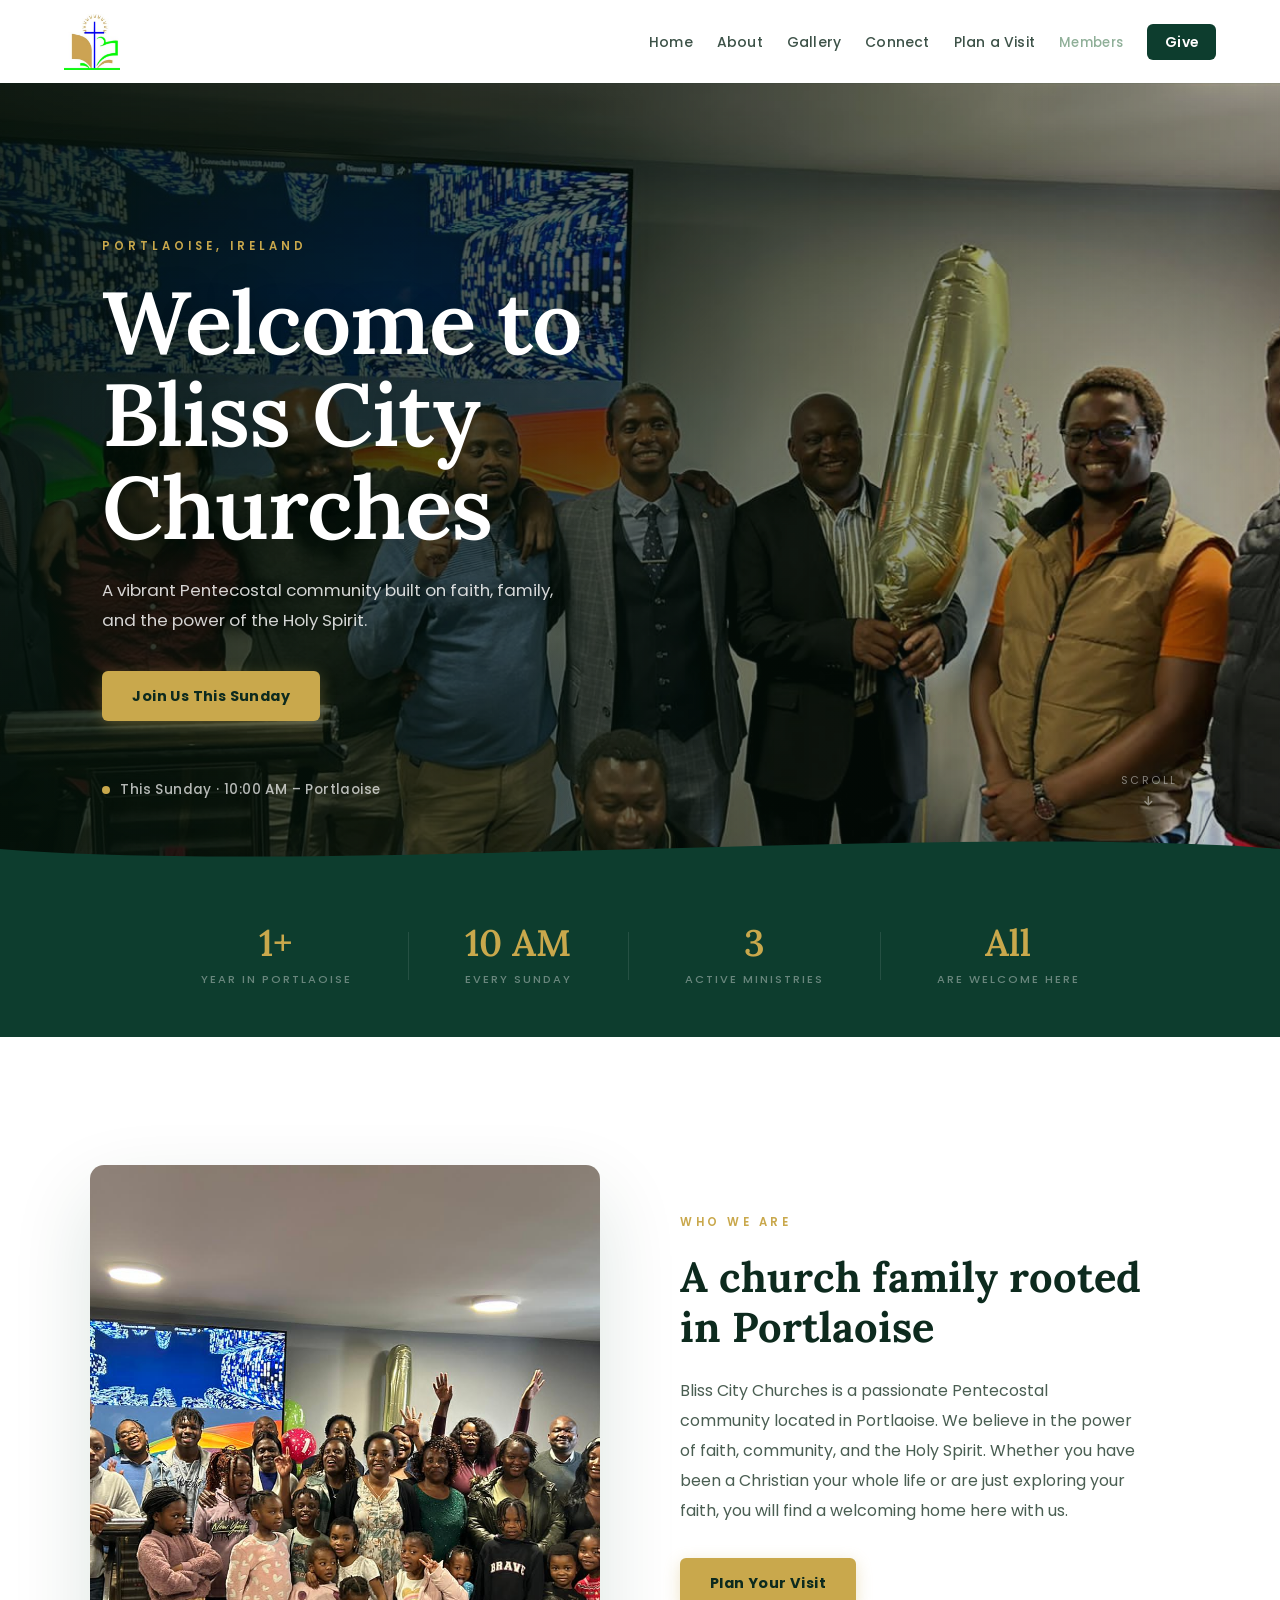
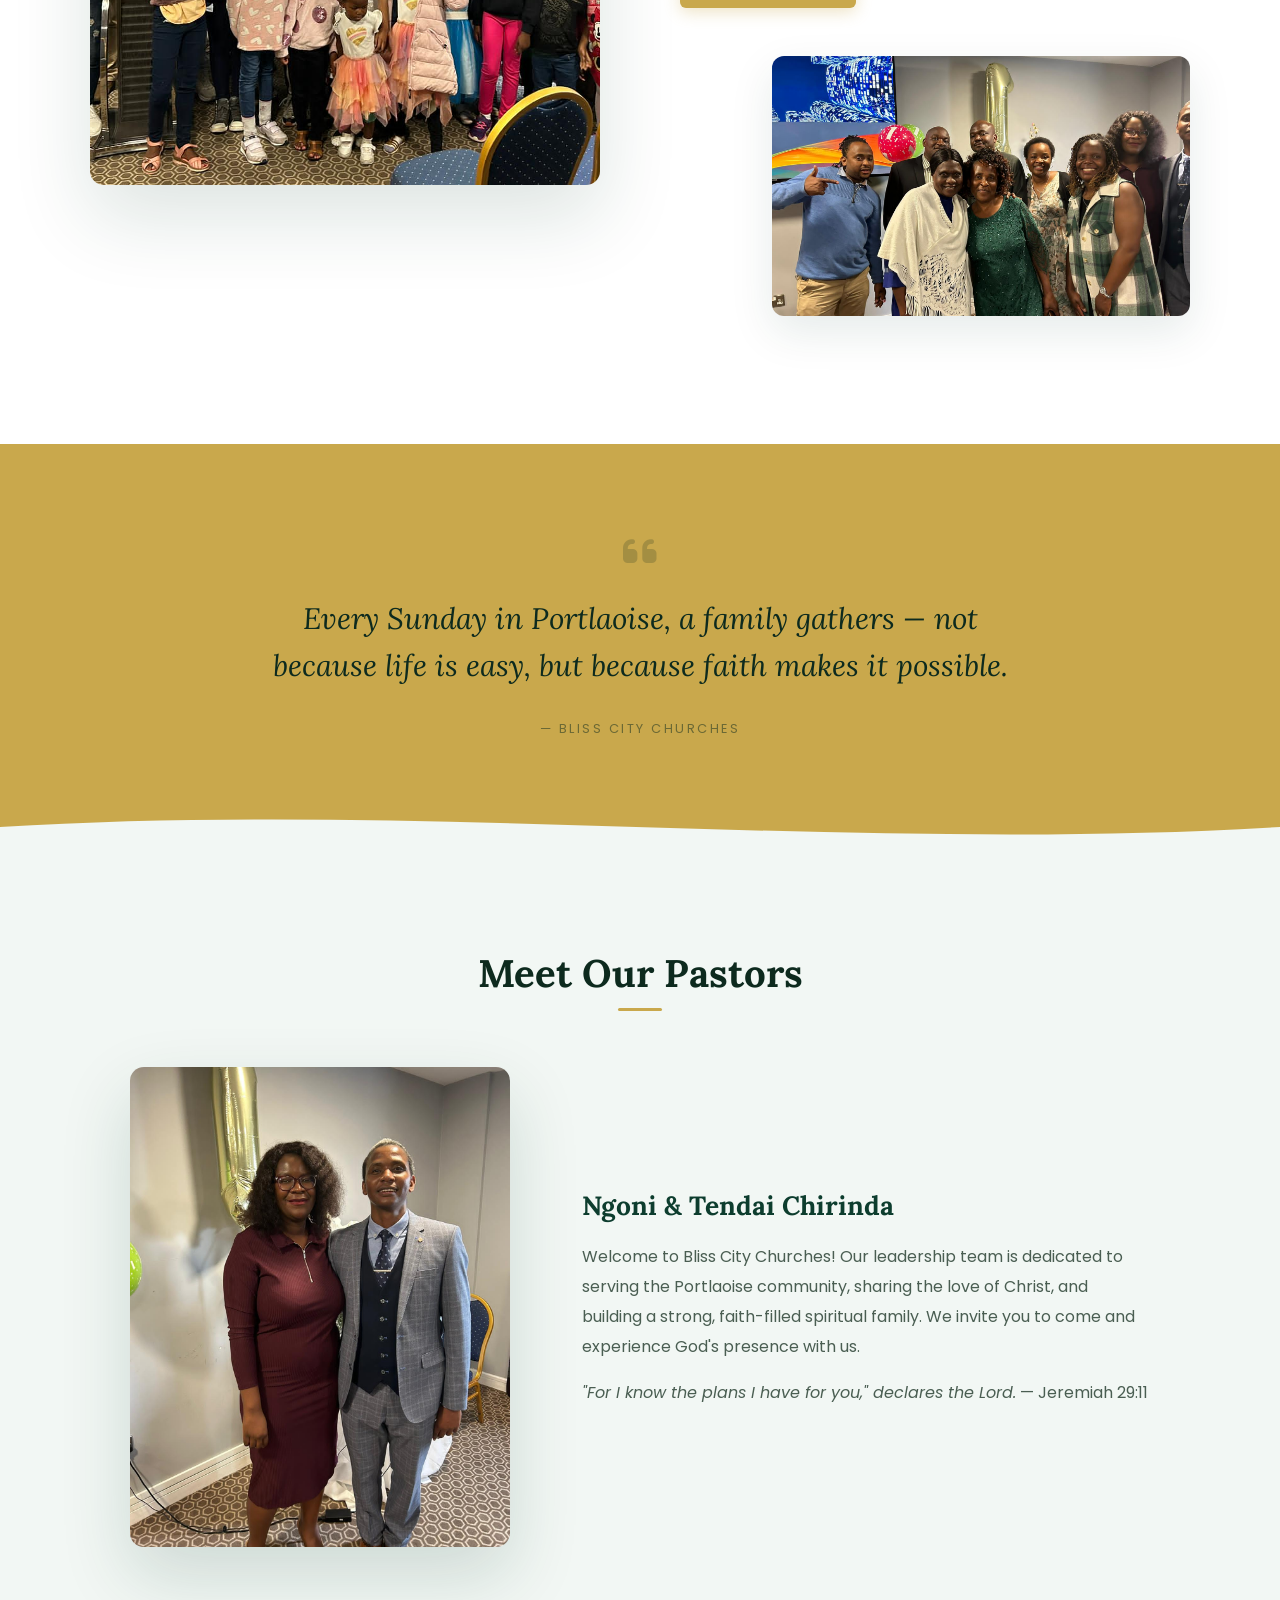
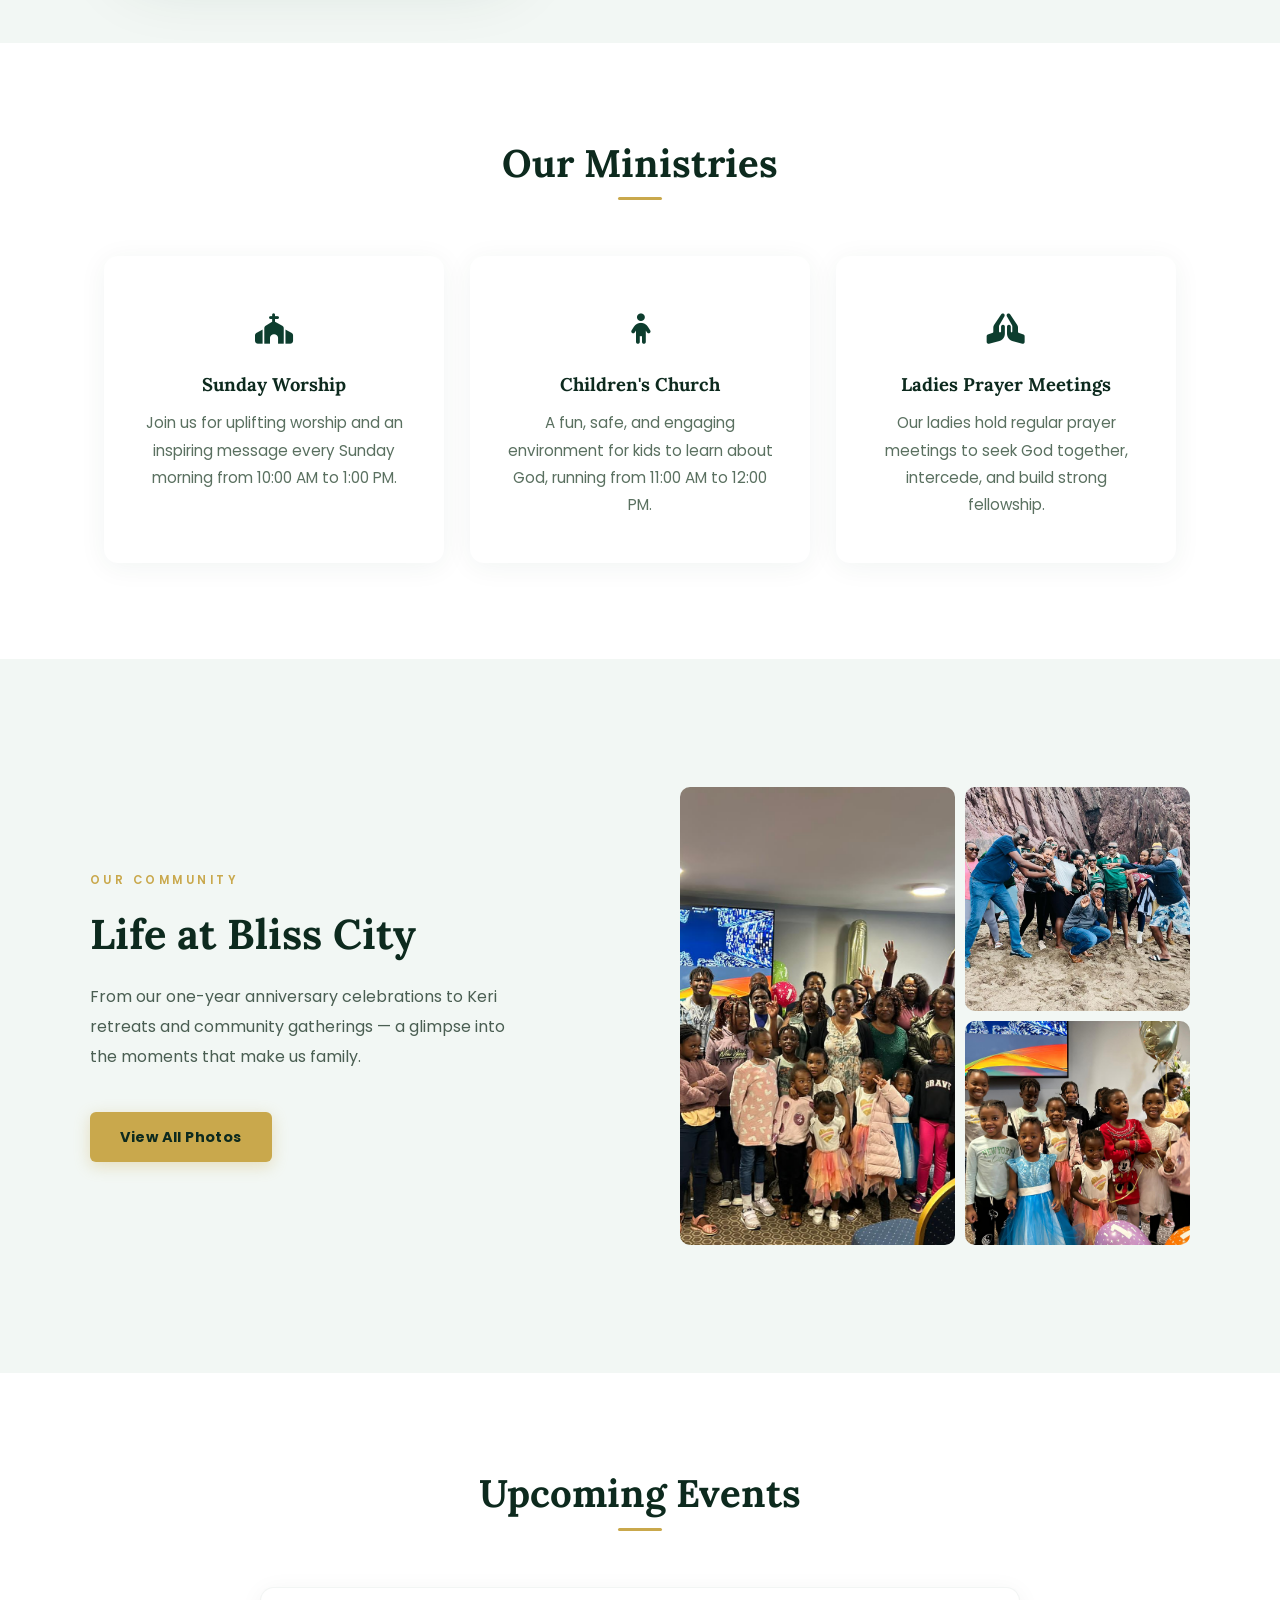
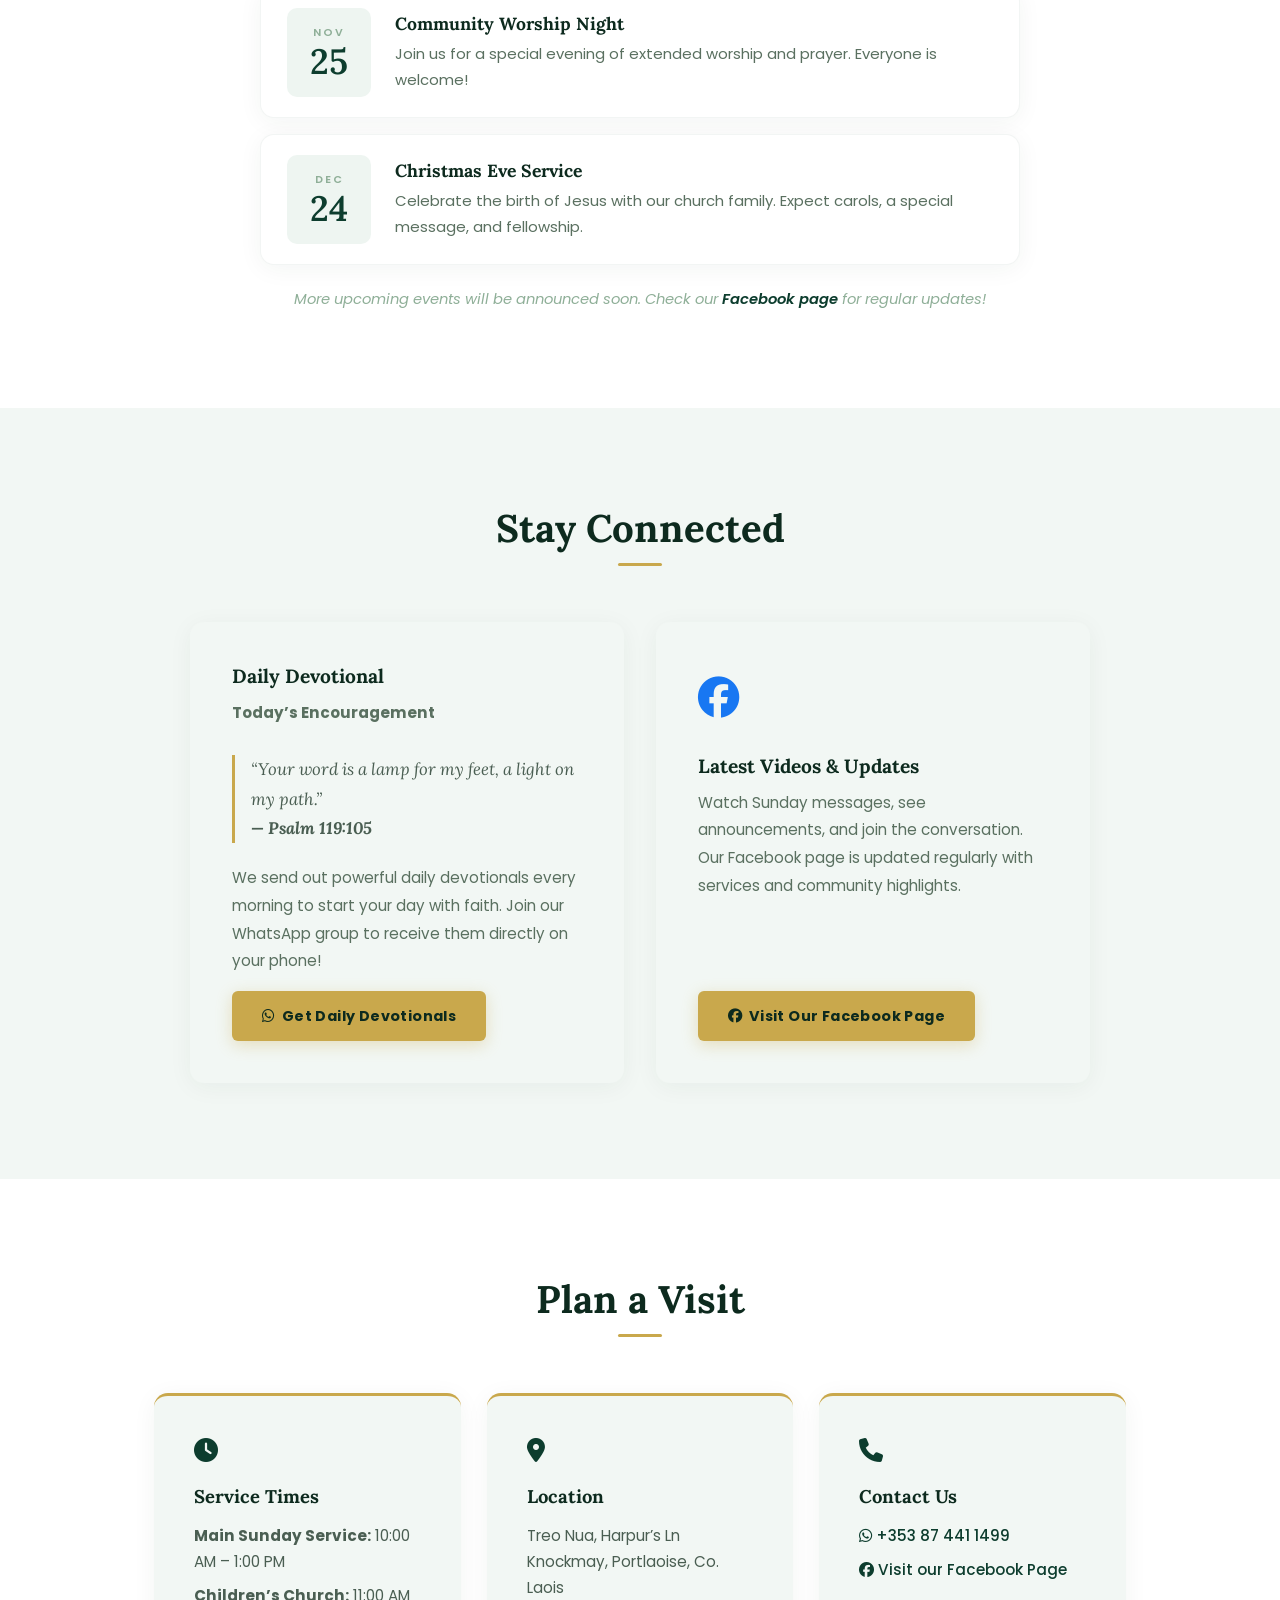
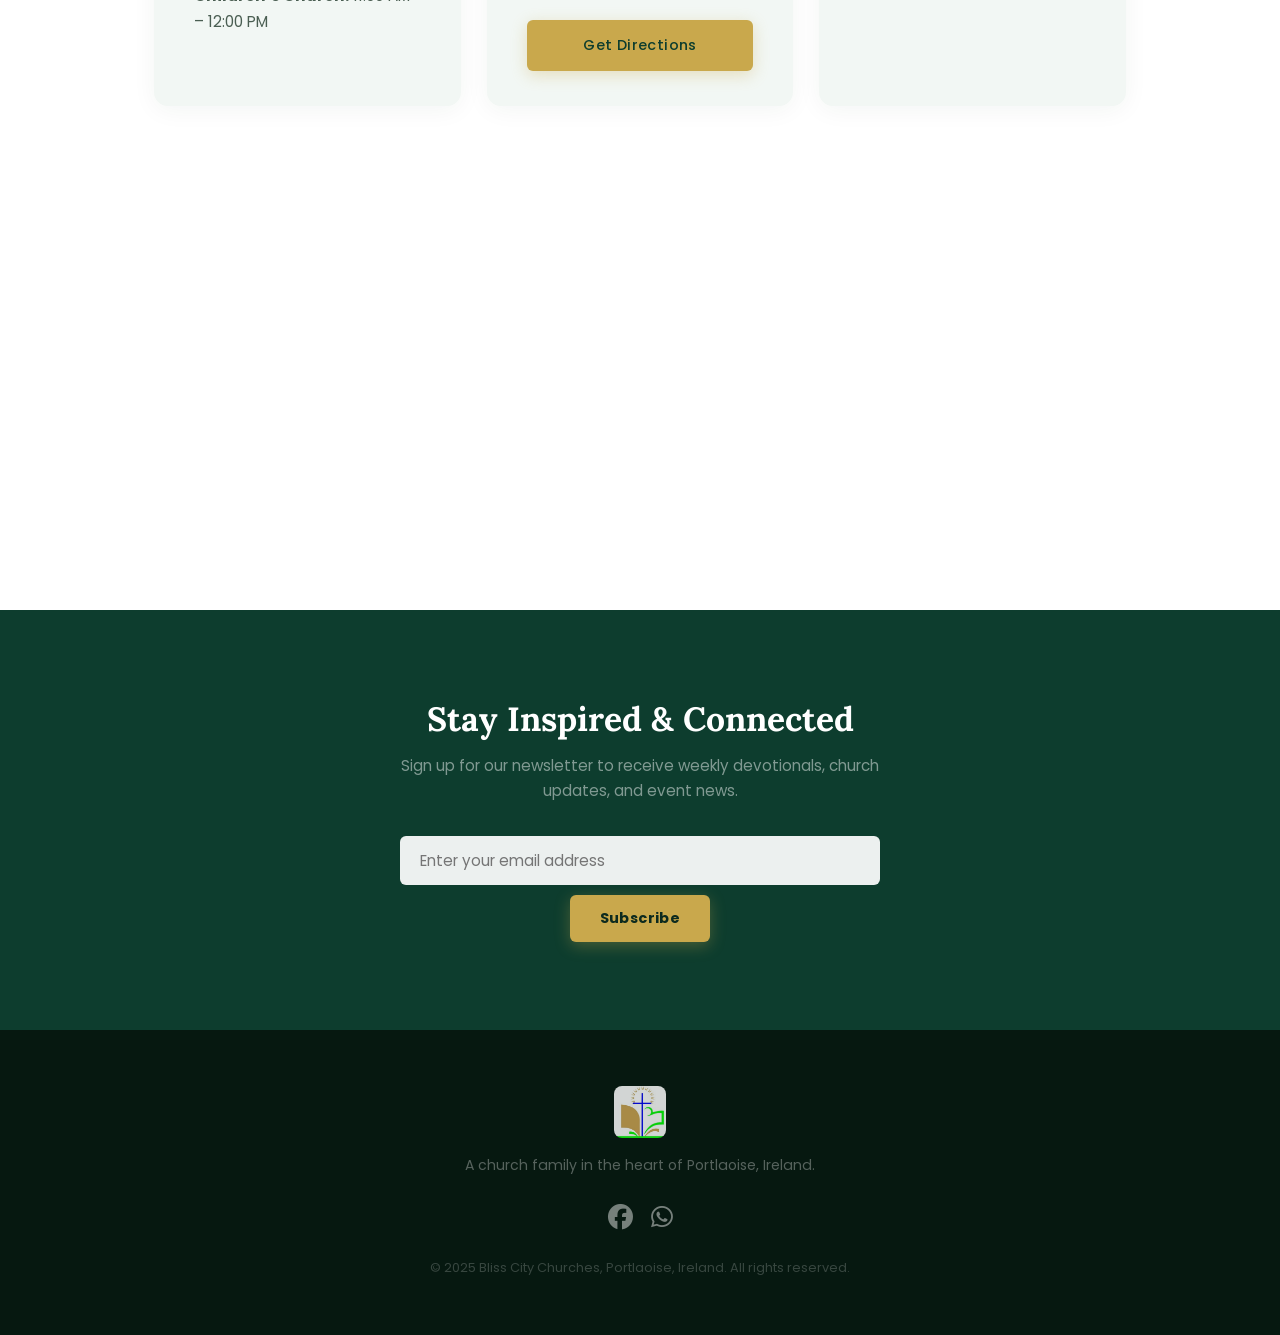
<file: index.html>
<!DOCTYPE html>
<html lang="en">
<head>
    <meta charset="UTF-8">
    <meta name="viewport" content="width=device-width, initial-scale=1.0">
    <title>Bliss City Churches | Portlaoise, Ireland</title>
    <link rel="icon" href="Assets/bliss%20city%20logo.jpg" type="image/jpeg">
    <link rel="stylesheet" href="styles.css">
    <link rel="stylesheet" href="https://cdnjs.cloudflare.com/ajax/libs/font-awesome/6.4.0/css/all.min.css">
    <link href="https://fonts.googleapis.com/css2?family=Lora:ital,wght@0,400;0,600;1,400;1,600&family=Poppins:wght@300;400;500;600;700&display=swap" rel="stylesheet">
</head>
<body>

    <header id="main-header">
        <div class="logo">
            <img src="Assets/bliss%20city%20logo.jpg" alt="Bliss City Churches Logo" height="56">
        </div>
        <div class="menu-toggle" id="mobile-menu">
            <i class="fas fa-bars"></i>
        </div>
        <nav>
            <ul>
                <li><a href="#home">Home</a></li>
                <li><a href="#about">About</a></li>
                <li><a href="gallery.html">Gallery</a></li>
                <li><a href="#connect">Connect</a></li>
                <li><a href="#visit">Plan a Visit</a></li>
                <li><a href="hub.html" class="nav-members">Members</a></li>
                <li><a href="#donate" class="nav-btn">Give</a></li>
            </ul>
        </nav>
    </header>

    <!-- HERO -->
    <section id="home" class="hero">
        <!-- Slideshow background — built dynamically from HERO_IMAGES list in the script below -->
        <div class="hero-slides" id="hero-slides"></div>
        <!-- Dark directional overlay -->
        <div class="hero-overlay"></div>
        <!-- Content -->
        <div class="hero-content">
            <span class="hero-eyebrow">Portlaoise, Ireland</span>
            <h1>Welcome to<br>Bliss City<br>Churches</h1>
            <p>A vibrant Pentecostal community built on faith, family, and the power of the Holy Spirit.</p>
            <div class="hero-actions">
                <a href="#visit" class="btn">Join Us This Sunday</a>
            </div>
        </div>
        <!-- Service line + scroll indicator -->
        <div class="hero-meta">
            <div class="hero-service-line">
                <span class="hero-dot"></span>
                This Sunday &middot; 10:00 AM &ndash; Portlaoise
            </div>
            <div class="hero-scroll" onclick="document.getElementById('about').scrollIntoView({behavior:'smooth'})">
                <span>Scroll</span>
                <i class="fas fa-arrow-down"></i>
            </div>
        </div>
        <!-- Wave into stats bar -->
        <div class="wave-bottom">
            <svg viewBox="0 0 1440 72" preserveAspectRatio="none">
                <path d="M0,36 C360,72 1080,0 1440,36 L1440,72 L0,72 Z" fill="#0D3D2E"/>
            </svg>
        </div>
    </section>

    <!-- STATS BAR -->
    <div class="stats-bar">
        <div class="stat-item fade-up" data-delay="0">
            <span class="stat-num">1+</span>
            <span class="stat-lbl">Year in Portlaoise</span>
        </div>
        <div class="stat-sep"></div>
        <div class="stat-item fade-up" data-delay="120">
            <span class="stat-num">10 AM</span>
            <span class="stat-lbl">Every Sunday</span>
        </div>
        <div class="stat-sep"></div>
        <div class="stat-item fade-up" data-delay="240">
            <span class="stat-num">3</span>
            <span class="stat-lbl">Active Ministries</span>
        </div>
        <div class="stat-sep"></div>
        <div class="stat-item fade-up" data-delay="360">
            <span class="stat-num">All</span>
            <span class="stat-lbl">Are Welcome Here</span>
        </div>
    </div>

    <!-- ABOUT -->
    <section id="about" class="about">
        <div class="about-left fade-left">
            <img src="Assets/one_year_celebration/1000021866.jpg" alt="Bliss City Church Congregation">
        </div>
        <div class="about-right fade-right">
            <span class="about-eyebrow">Who We Are</span>
            <h2>A church family rooted in Portlaoise</h2>
            <p>Bliss City Churches is a passionate Pentecostal community located in Portlaoise. We believe in the power of faith, community, and the Holy Spirit. Whether you have been a Christian your whole life or are just exploring your faith, you will find a welcoming home here with us.</p>
            <a href="#visit" class="btn">Plan Your Visit</a>
            <div class="about-second-img">
                <img src="Assets/one_year_celebration/1000021932.jpg" alt="Bliss City Church Community">
            </div>
        </div>
    </section>

    <!-- PULL QUOTE -->
    <section class="pull-quote-section">
        <div class="pull-quote-inner fade-up">
            <i class="fas fa-quote-left quote-icon"></i>
            <blockquote>Every Sunday in Portlaoise, a family gathers — not because life is easy, but because faith makes it possible.</blockquote>
            <cite>— Bliss City Churches</cite>
        </div>
        <!-- Wave back to light -->
        <div class="wave-bottom wave-bottom--light">
            <svg viewBox="0 0 1440 72" preserveAspectRatio="none">
                <path d="M0,36 C480,0 960,72 1440,36 L1440,72 L0,72 Z" fill="#F2F7F4"/>
            </svg>
        </div>
    </section>

    <!-- PASTORS -->
    <section id="pastor" class="pastor">
        <h2 class="fade-up">Meet Our Pastors</h2>
        <div class="pastor-content">
            <img src="Assets/one_year_celebration/1000021962.jpg" alt="Pastors Ngoni and Tendai Chirinda" class="fade-left">
            <div class="pastor-text fade-right">
                <h3>Ngoni & Tendai Chirinda</h3>
                <p>Welcome to Bliss City Churches! Our leadership team is dedicated to serving the Portlaoise community, sharing the love of Christ, and building a strong, faith-filled spiritual family. We invite you to come and experience God's presence with us.</p>
                <p><em>"For I know the plans I have for you," declares the Lord.</em> &mdash; Jeremiah 29:11</p>
            </div>
        </div>
    </section>

    <!-- MINISTRIES -->
    <section id="ministries" class="ministries">
        <h2 class="fade-up">Our Ministries</h2>
        <div class="grid-container">
            <div class="card fade-up" data-delay="0">
                <div class="card-icon"><i class="fas fa-church"></i></div>
                <h3>Sunday Worship</h3>
                <p>Join us for uplifting worship and an inspiring message every Sunday morning from 10:00 AM to 1:00 PM.</p>
            </div>
            <div class="card fade-up" data-delay="130">
                <div class="card-icon"><i class="fas fa-child"></i></div>
                <h3>Children's Church</h3>
                <p>A fun, safe, and engaging environment for kids to learn about God, running from 11:00 AM to 12:00 PM.</p>
            </div>
            <div class="card fade-up" data-delay="260">
                <div class="card-icon"><i class="fas fa-hands-praying"></i></div>
                <h3>Ladies Prayer Meetings</h3>
                <p>Our ladies hold regular prayer meetings to seek God together, intercede, and build strong fellowship.</p>
            </div>
        </div>
    </section>

    <!-- GALLERY TEASER -->
    <section id="gallery" class="gallery-teaser">
        <div class="teaser-text fade-left">
            <span class="about-eyebrow">Our Community</span>
            <h2>Life at Bliss City</h2>
            <p>From our one-year anniversary celebrations to Keri retreats and community gatherings &mdash; a glimpse into the moments that make us family.</p>
            <a href="gallery.html" class="btn">View All Photos</a>
        </div>
        <div class="teaser-mosaic fade-right">
            <div class="teaser-photo teaser-photo-tall">
                <img src="Assets/one_year_celebration/1000021866.jpg" alt="Bliss City Congregation" loading="lazy">
            </div>
            <div class="teaser-photo">
                <img src="Assets/activities/1000018093.jpg" alt="Church Activities" loading="lazy">
            </div>
            <div class="teaser-photo">
                <img src="Assets/one_year_celebration/1000022004.jpg" alt="One Year Celebration" loading="lazy">
            </div>
        </div>
    </section>

    <!-- EVENTS -->
    <section id="events" class="events">
        <h2 class="fade-up">Upcoming Events</h2>
        <div class="events-container">
            <div class="event-card fade-up" data-delay="0">
                <div class="event-date">
                    <span class="month">Nov</span>
                    <span class="day">25</span>
                </div>
                <div class="event-details">
                    <h3>Community Worship Night</h3>
                    <p>Join us for a special evening of extended worship and prayer. Everyone is welcome!</p>
                </div>
            </div>
            <div class="event-card fade-up" data-delay="130">
                <div class="event-date">
                    <span class="month">Dec</span>
                    <span class="day">24</span>
                </div>
                <div class="event-details">
                    <h3>Christmas Eve Service</h3>
                    <p>Celebrate the birth of Jesus with our church family. Expect carols, a special message, and fellowship.</p>
                </div>
            </div>
            <p class="more-events fade-up" data-delay="200"><em>More upcoming events will be announced soon. Check our <a href="https://www.facebook.com/profile.php?id=100092281775877" target="_blank">Facebook page</a> for regular updates!</em></p>
        </div>
    </section>

    <!-- CONNECT -->
    <section id="connect" class="media-section">
        <h2 class="fade-up">Stay Connected</h2>
        <div class="media-container">
            <div class="devotional-card fade-up" data-delay="0">
                <h3>Daily Devotional</h3>
                <p><strong>Today&rsquo;s Encouragement</strong></p>
                <blockquote>
                    &ldquo;Your word is a lamp for my feet, a light on my path.&rdquo;<br><strong>&mdash; Psalm 119:105</strong>
                </blockquote>
                <p>We send out powerful daily devotionals every morning to start your day with faith. Join our WhatsApp group to receive them directly on your phone!</p>
                <a href="https://wa.me/353874411499" target="_blank" class="btn"><i class="fab fa-whatsapp"></i>&nbsp; Get Daily Devotionals</a>
            </div>
            <div class="social-card fade-up" data-delay="150">
                <div class="social-icon-wrap">
                    <i class="fab fa-facebook"></i>
                </div>
                <h3>Latest Videos & Updates</h3>
                <p>Watch Sunday messages, see announcements, and join the conversation. Our Facebook page is updated regularly with services and community highlights.</p>
                <a href="https://www.facebook.com/profile.php?id=100092281775877" target="_blank" class="btn"><i class="fab fa-facebook"></i>&nbsp; Visit Our Facebook Page</a>
            </div>
        </div>
    </section>

    <!-- VISIT -->
    <section id="visit" class="visit">
        <h2 class="fade-up">Plan a Visit</h2>
        <div class="visit-grid">
            <div class="visit-box fade-up" data-delay="0">
                <div class="visit-box-icon"><i class="fas fa-clock"></i></div>
                <h3>Service Times</h3>
                <p><strong>Main Sunday Service:</strong> 10:00 AM &ndash; 1:00 PM</p>
                <p><strong>Children&rsquo;s Church:</strong> 11:00 AM &ndash; 12:00 PM</p>
            </div>
            <div class="visit-box fade-up" data-delay="130">
                <div class="visit-box-icon"><i class="fas fa-map-marker-alt"></i></div>
                <h3>Location</h3>
                <p>Treo Nua, Harpur&rsquo;s Ln<br>Knockmay, Portlaoise, Co. Laois</p>
                <a href="https://www.google.com/maps/dir/?api=1&destination=Treo+Nua,+Harpurs+Ln,+Knockmay,+Portlaoise,+Co.+Laois" target="_blank" class="btn map-btn">Get Directions</a>
            </div>
            <div class="visit-box fade-up" data-delay="260">
                <div class="visit-box-icon"><i class="fas fa-phone"></i></div>
                <h3>Contact Us</h3>
                <p><a href="https://wa.me/353874411499" target="_blank"><i class="fab fa-whatsapp"></i> +353 87 441 1499</a></p>
                <p><a href="https://www.facebook.com/profile.php?id=100092281775877" target="_blank"><i class="fab fa-facebook"></i> Visit our Facebook Page</a></p>
            </div>
        </div>
        <div class="visit-map-wide">
            <iframe
                src="https://maps.google.com/maps?q=Treo%20Nua,%20Harpur's%20Ln,%20Knockmay,%20Portlaoise,%20Co.%20Laois&t=&z=15&ie=UTF8&iwloc=&output=embed"
                width="100%" height="440" style="border:0;" allowfullscreen="" loading="lazy">
            </iframe>
        </div>
    </section>

    <!-- NEWSLETTER -->
    <section class="newsletter">
        <div class="newsletter-content fade-up">
            <h2>Stay Inspired & Connected</h2>
            <p>Sign up for our newsletter to receive weekly devotionals, church updates, and event news.</p>
            <form action="#" class="newsletter-form">
                <input type="email" placeholder="Enter your email address" required aria-label="Email address">
                <button type="submit" class="btn btn-champagne">Subscribe</button>
            </form>
        </div>
    </section>

    <!-- FOOTER -->
    <footer>
        <div class="footer-inner">
            <img src="Assets/bliss%20city%20logo.jpg" alt="Bliss City Churches" class="footer-logo">
            <p class="footer-tagline">A church family in the heart of Portlaoise, Ireland.</p>
            <div class="social-links">
                <a href="https://www.facebook.com/profile.php?id=100092281775877" target="_blank" aria-label="Facebook"><i class="fab fa-facebook fa-lg"></i></a>
                <a href="https://wa.me/353874411499" target="_blank" aria-label="WhatsApp"><i class="fab fa-whatsapp fa-lg"></i></a>
            </div>
            <p class="footer-copy">&copy; 2025 Bliss City Churches, Portlaoise, Ireland. All rights reserved.</p>
        </div>
    </footer>

    <script>
        // ── Apply data-delay to transition-delay ──────────────────
        document.querySelectorAll('[data-delay]').forEach(el => {
            el.style.transitionDelay = el.dataset.delay + 'ms';
        });

        // ── Intersection Observer — scroll animations ─────────────
        const animObserver = new IntersectionObserver((entries) => {
            entries.forEach(entry => {
                if (entry.isIntersecting) {
                    entry.target.classList.add('visible');
                    animObserver.unobserve(entry.target);
                }
            });
        }, { threshold: 0.12 });

        document.querySelectorAll('.fade-up, .fade-left, .fade-right').forEach(el => {
            animObserver.observe(el);
        });

        // ── Header hide/show on scroll ────────────────────────────
        const header = document.getElementById('main-header');
        const mobileMenu = document.getElementById('mobile-menu');
        const nav = document.querySelector('nav');
        let lastScroll = 0;
        let isHoveringHeader = false;

        header.addEventListener('mouseenter', () => { isHoveringHeader = true; });
        header.addEventListener('mouseleave', () => { isHoveringHeader = false; });
        mobileMenu.addEventListener('click', () => { nav.classList.toggle('active'); });

        window.addEventListener('scroll', () => {
            const currentScroll = window.pageYOffset || document.documentElement.scrollTop;
            if (currentScroll > lastScroll && currentScroll > 100 && !isHoveringHeader) {
                header.style.top = `-${header.offsetHeight}px`;
                nav.classList.remove('active');
            } else {
                header.style.top = '0';
            }
            lastScroll = currentScroll <= 0 ? 0 : currentScroll;
        });

        document.querySelectorAll('nav a').forEach(link => {
            link.addEventListener('click', () => { nav.classList.remove('active'); });
        });

        // ── Hero images ───────────────────────────────────────────
        // To add or remove a photo from the hero slideshow:
        //   1. Copy the image into the Assets/hero/ folder
        //   2. Add or remove its filename in the list below
        // That's it — no other changes needed.
        const HERO_IMAGES = [
            'Assets/hero/1000021980.jpg',
            'Assets/hero/1000021866.jpg',
            'Assets/hero/1000022004.jpg',
            'Assets/hero/1000021797.jpg',
            'Assets/hero/1000021965.jpg',
        ];

        // Builds slides and runs the Ken Burns rotation — no edits needed below this line
        const KB_ANIMATIONS = ['kb-zoom-in','kb-pan-right','kb-pan-left','kb-zoom-out','kb-pan-up','kb-pan-down'];
        const slidesContainer = document.getElementById('hero-slides');
        HERO_IMAGES.forEach((src, i) => {
            const div = document.createElement('div');
            div.className = 'hero-slide';
            div.style.backgroundImage = `url('${src}')`;
            div.style.animationName = KB_ANIMATIONS[i % KB_ANIMATIONS.length];
            slidesContainer.appendChild(div);
        });

        const heroSlides = document.querySelectorAll('.hero-slide');
        let currentHeroSlide = 0;
        if (heroSlides.length > 0) {
            heroSlides[0].classList.add('active');
            setInterval(() => {
                heroSlides[currentHeroSlide].classList.remove('active');
                currentHeroSlide = (currentHeroSlide + 1) % heroSlides.length;
                heroSlides[currentHeroSlide].classList.add('active');
            }, 6000);
        }

    </script>

</body>
</html>
</file>
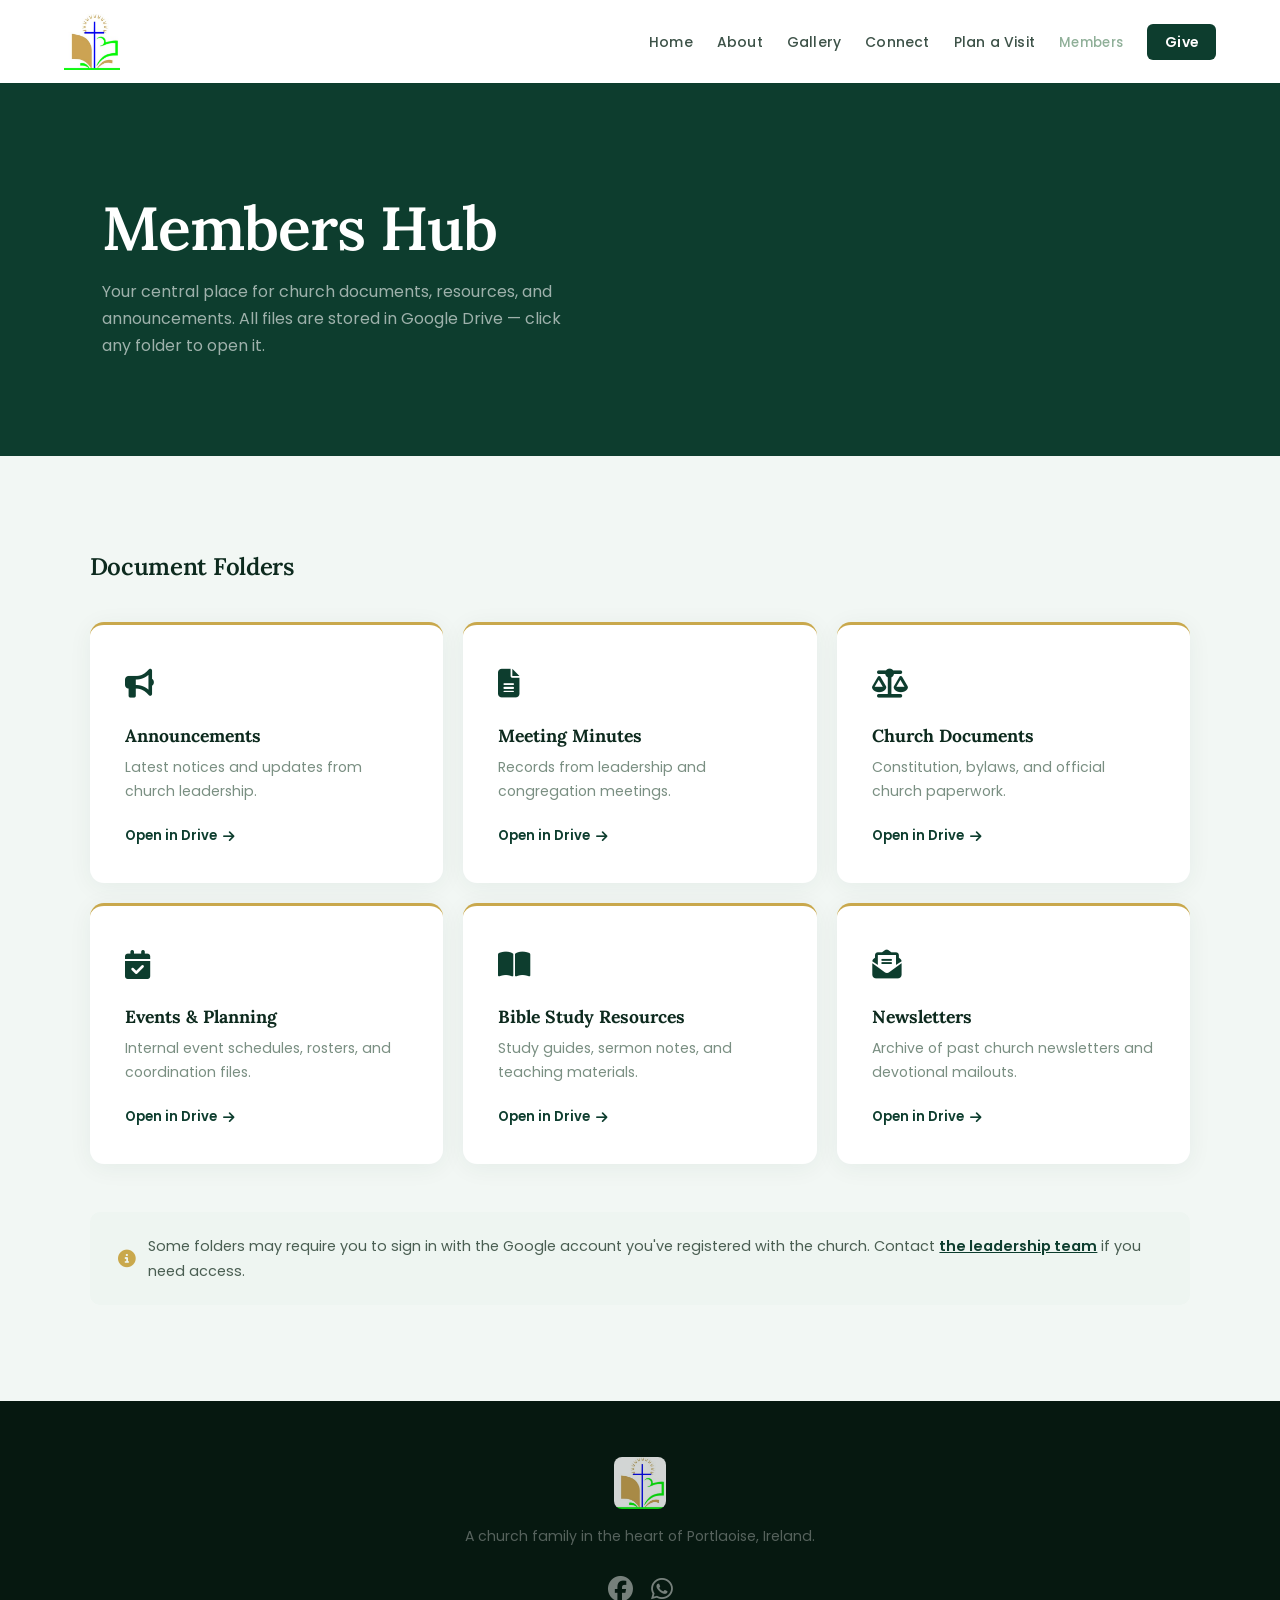
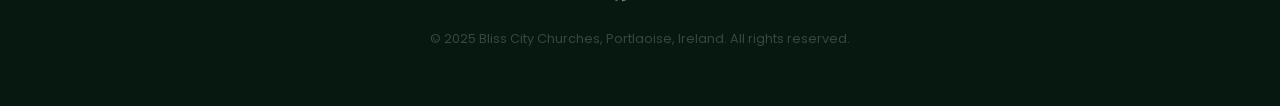
<file: hub.html>
<!DOCTYPE html>
<html lang="en">
<head>
    <meta charset="UTF-8">
    <meta name="viewport" content="width=device-width, initial-scale=1.0">
    <title>Members Hub | Bliss City Churches</title>
    <link rel="icon" href="Assets/bliss%20city%20logo.jpg" type="image/jpeg">
    <link rel="stylesheet" href="styles.css">
    <link rel="stylesheet" href="https://cdnjs.cloudflare.com/ajax/libs/font-awesome/6.4.0/css/all.min.css">
    <link href="https://fonts.googleapis.com/css2?family=Lora:ital,wght@0,400;0,600;1,400;1,600&family=Poppins:wght@300;400;500;600;700&display=swap" rel="stylesheet">
</head>
<body>

    <header id="main-header">
        <div class="logo">
            <a href="index.html">
                <img src="Assets/bliss%20city%20logo.jpg" alt="Bliss City Churches Logo" height="56">
            </a>
        </div>
        <div class="menu-toggle" id="mobile-menu">
            <i class="fas fa-bars"></i>
        </div>
        <nav>
            <ul>
                <li><a href="index.html#home">Home</a></li>
                <li><a href="index.html#about">About</a></li>
                <li><a href="gallery.html">Gallery</a></li>
                <li><a href="index.html#connect">Connect</a></li>
                <li><a href="index.html#visit">Plan a Visit</a></li>
                <li><a href="hub.html" class="nav-members" aria-current="page">Members</a></li>
                <li><a href="index.html#donate" class="nav-btn">Give</a></li>
            </ul>
        </nav>
    </header>

    <!-- Banner -->
    <section class="hub-banner">
        <h1>Members Hub</h1>
        <p>Your central place for church documents, resources, and announcements. All files are stored in Google Drive — click any folder to open it.</p>
    </section>

    <!-- Document grid -->
    <main class="hub-main">
        <h2>Document Folders</h2>
        <div class="hub-grid">

            <!-- ── Replace each href with your actual Google Drive folder URL ── -->

            <a class="hub-card" href="https://drive.google.com/drive/folders/REPLACE_WITH_YOUR_FOLDER_ID" target="_blank" rel="noopener">
                <div class="hub-card-icon"><i class="fas fa-bullhorn"></i></div>
                <h3>Announcements</h3>
                <p>Latest notices and updates from church leadership.</p>
                <span class="hub-card-link">Open in Drive <i class="fas fa-arrow-right"></i></span>
            </a>

            <a class="hub-card" href="https://drive.google.com/drive/folders/REPLACE_WITH_YOUR_FOLDER_ID" target="_blank" rel="noopener">
                <div class="hub-card-icon"><i class="fas fa-file-lines"></i></div>
                <h3>Meeting Minutes</h3>
                <p>Records from leadership and congregation meetings.</p>
                <span class="hub-card-link">Open in Drive <i class="fas fa-arrow-right"></i></span>
            </a>

            <a class="hub-card" href="https://drive.google.com/drive/folders/REPLACE_WITH_YOUR_FOLDER_ID" target="_blank" rel="noopener">
                <div class="hub-card-icon"><i class="fas fa-scale-balanced"></i></div>
                <h3>Church Documents</h3>
                <p>Constitution, bylaws, and official church paperwork.</p>
                <span class="hub-card-link">Open in Drive <i class="fas fa-arrow-right"></i></span>
            </a>

            <a class="hub-card" href="https://drive.google.com/drive/folders/REPLACE_WITH_YOUR_FOLDER_ID" target="_blank" rel="noopener">
                <div class="hub-card-icon"><i class="fas fa-calendar-check"></i></div>
                <h3>Events & Planning</h3>
                <p>Internal event schedules, rosters, and coordination files.</p>
                <span class="hub-card-link">Open in Drive <i class="fas fa-arrow-right"></i></span>
            </a>

            <a class="hub-card" href="https://drive.google.com/drive/folders/REPLACE_WITH_YOUR_FOLDER_ID" target="_blank" rel="noopener">
                <div class="hub-card-icon"><i class="fas fa-book-open"></i></div>
                <h3>Bible Study Resources</h3>
                <p>Study guides, sermon notes, and teaching materials.</p>
                <span class="hub-card-link">Open in Drive <i class="fas fa-arrow-right"></i></span>
            </a>

            <a class="hub-card" href="https://drive.google.com/drive/folders/REPLACE_WITH_YOUR_FOLDER_ID" target="_blank" rel="noopener">
                <div class="hub-card-icon"><i class="fas fa-envelope-open-text"></i></div>
                <h3>Newsletters</h3>
                <p>Archive of past church newsletters and devotional mailouts.</p>
                <span class="hub-card-link">Open in Drive <i class="fas fa-arrow-right"></i></span>
            </a>

        </div>

        <div class="hub-notice">
            <i class="fas fa-circle-info"></i>
            <span>Some folders may require you to sign in with the Google account you've registered with the church. Contact <a href="https://wa.me/353874411499" style="color:#0D3D2E;font-weight:600;">the leadership team</a> if you need access.</span>
        </div>
    </main>

    <!-- Footer -->
    <footer>
        <div class="footer-inner">
            <img src="Assets/bliss%20city%20logo.jpg" alt="Bliss City Churches" class="footer-logo">
            <p class="footer-tagline">A church family in the heart of Portlaoise, Ireland.</p>
            <div class="social-links">
                <a href="https://www.facebook.com/profile.php?id=100092281775877" target="_blank" aria-label="Facebook"><i class="fab fa-facebook fa-lg"></i></a>
                <a href="https://wa.me/353874411499" target="_blank" aria-label="WhatsApp"><i class="fab fa-whatsapp fa-lg"></i></a>
            </div>
            <p class="footer-copy">&copy; 2025 Bliss City Churches, Portlaoise, Ireland. All rights reserved.</p>
        </div>
    </footer>

    <script>
        const mobileMenu = document.getElementById('mobile-menu');
        const nav = document.querySelector('nav');
        mobileMenu.addEventListener('click', () => { nav.classList.toggle('active'); });
    </script>

</body>
</html>
</file>
<file: styles.css>
/* ============================================================
   BLISS CITY CHURCHES
   Palette: Deep Forest Green (#0D3D2E) + Champagne Gold (#C9A84C)
   ============================================================ */

html {
    scroll-behavior: smooth;
    scroll-padding-top: 88px;
}

*, *::before, *::after {
    margin: 0;
    padding: 0;
    box-sizing: border-box;
}

body {
    font-family: 'Poppins', sans-serif;
    line-height: 1.7;
    color: #3D5248;
    font-size: 1rem;
    -webkit-font-smoothing: antialiased;
}

h1, h2, h3, h4 {
    font-family: 'Lora', serif;
    color: #0D2A1E;
    line-height: 1.25;
}

img { max-width: 100%; display: block; }

/* ── Scroll Animations ───────────────────────────────────────── */
.fade-up {
    opacity: 0;
    transform: translateY(38px);
    transition: opacity 0.75s cubic-bezier(0.25, 0.46, 0.45, 0.94),
                transform 0.75s cubic-bezier(0.25, 0.46, 0.45, 0.94);
}

.fade-left {
    opacity: 0;
    transform: translateX(-50px);
    transition: opacity 0.85s cubic-bezier(0.25, 0.46, 0.45, 0.94),
                transform 0.85s cubic-bezier(0.25, 0.46, 0.45, 0.94);
}

.fade-right {
    opacity: 0;
    transform: translateX(50px);
    transition: opacity 0.85s cubic-bezier(0.25, 0.46, 0.45, 0.94),
                transform 0.85s cubic-bezier(0.25, 0.46, 0.45, 0.94);
}

.fade-up.visible,
.fade-left.visible,
.fade-right.visible {
    opacity: 1;
    transform: translate(0, 0);
}

@media (prefers-reduced-motion: reduce) {
    .fade-up, .fade-left, .fade-right {
        opacity: 1;
        transform: none;
        transition: none;
    }
    .hero-slide {
        animation: none;
    }
}

/* ── Header ──────────────────────────────────────────────────── */
header {
    display: flex;
    justify-content: space-between;
    align-items: center;
    padding: 0.85rem 5%;
    background: #fff;
    box-shadow: 0 1px 0 rgba(13,61,46,0.08);
    position: sticky;
    top: 0;
    z-index: 200;
    transition: top 0.3s ease-in-out;
}

.menu-toggle {
    display: none;
    font-size: 1.6rem;
    cursor: pointer;
    color: #0D2A1E;
}

nav ul {
    list-style: none;
    display: flex;
    gap: 1.5rem;
    align-items: center;
}

nav a {
    text-decoration: none;
    color: #3D5248;
    font-weight: 500;
    font-size: 0.87rem;
    letter-spacing: 0.2px;
    transition: color 0.2s;
}

nav a:hover { color: #0D3D2E; }

.nav-members {
    color: #8FAF98 !important;
    font-size: 0.83rem;
    letter-spacing: 0.3px;
}

.nav-members:hover {
    color: #0D3D2E !important;
}

.nav-btn {
    background: #0D3D2E !important;
    color: #fff !important;
    padding: 8px 18px;
    border-radius: 6px;
    font-weight: 600;
    transition: background 0.2s !important;
}

.nav-btn:hover {
    background: #0A2A1E !important;
    color: #fff !important;
}

/* ── Hero ────────────────────────────────────────────────────── */
.hero {
    position: relative;
    min-height: 88vh;
    overflow: hidden;
    display: flex;
    align-items: center;
    padding: 0 8%;
}

/* Slide container */
.hero-slides {
    position: absolute;
    inset: 0;
    z-index: 0;
}

/* Individual slides — each extends beyond bounds so KB zoom never shows edges */
.hero-slide {
    position: absolute;
    inset: -8%;
    background-size: cover;
    background-position: center;
    opacity: 0;
    transition: opacity 1.8s ease-in-out;
    will-change: transform, opacity;
}

.hero-slide.active { opacity: 1; }

/* Ken Burns direction is set per-slide by the JS — duration and timing live here */
.hero-slide { animation-duration: 20s; animation-timing-function: ease-in-out; animation-iteration-count: infinite; animation-direction: alternate; }

@keyframes kb-zoom-in    { from { transform: scale(1);            } to { transform: scale(1.14);             } }
@keyframes kb-zoom-out   { from { transform: scale(1.14);         } to { transform: scale(1);                } }
@keyframes kb-pan-right  { from { transform: scale(1.1) translateX(-3%); } to { transform: scale(1.1) translateX(3%);  } }
@keyframes kb-pan-left   { from { transform: scale(1.1) translateX(3%);  } to { transform: scale(1.1) translateX(-3%); } }
@keyframes kb-pan-up     { from { transform: scale(1.1) translateY(3%);  } to { transform: scale(1.1) translateY(-3%); } }
@keyframes kb-pan-down   { from { transform: scale(1.1) translateY(-3%); } to { transform: scale(1.1) translateY(3%);  } }

/* Dark directional overlay — sits above slides, below content */
.hero-overlay {
    position: absolute;
    inset: 0;
    background: linear-gradient(
        to right,
        rgba(4, 18, 10, 0.88) 0%,
        rgba(4, 18, 10, 0.62) 50%,
        rgba(4, 18, 10, 0.18) 100%
    );
    z-index: 1;
}

.hero-content {
    position: relative;
    z-index: 2;
    max-width: 600px;
}

.hero-eyebrow {
    display: block;
    font-family: 'Poppins', sans-serif;
    font-size: 0.72rem;
    font-weight: 600;
    letter-spacing: 4px;
    text-transform: uppercase;
    color: #C9A84C;
    margin-bottom: 1.2rem;
}

.hero h1 {
    font-size: 5.5rem;
    color: #fff;
    font-style: normal;
    font-weight: 600;
    text-shadow: 0 2px 30px rgba(0,0,0,0.3);
    line-height: 1.05;
    margin-bottom: 1.4rem;
    letter-spacing: -1px;
}

.hero p {
    font-size: 1.05rem;
    color: rgba(255,255,255,0.82);
    text-shadow: 0 1px 8px rgba(0,0,0,0.4);
    max-width: 460px;
    line-height: 1.78;
}

.hero-actions {
    display: flex;
    gap: 1rem;
    flex-wrap: wrap;
    margin-top: 2.2rem;
}

/* ── Hero meta bar (service line + scroll) ───────────────────── */
.hero-meta {
    position: absolute;
    bottom: 68px;
    left: 8%;
    right: 8%;
    display: flex;
    justify-content: space-between;
    align-items: center;
    z-index: 2;
}

.hero-service-line {
    display: flex;
    align-items: center;
    gap: 10px;
    color: rgba(255,255,255,0.7);
    font-size: 0.85rem;
    font-weight: 500;
    letter-spacing: 0.4px;
}

.hero-dot {
    width: 8px;
    height: 8px;
    border-radius: 50%;
    background: #C9A84C;
    flex-shrink: 0;
    animation: dot-pulse 2.4s ease-in-out infinite;
}

@keyframes dot-pulse {
    0%, 100% { transform: scale(1);   opacity: 1;   }
    50%       { transform: scale(1.5); opacity: 0.6; }
}

.hero-scroll {
    display: flex;
    flex-direction: column;
    align-items: center;
    gap: 6px;
    color: rgba(255,255,255,0.45);
    font-size: 0.68rem;
    letter-spacing: 2.5px;
    text-transform: uppercase;
    cursor: pointer;
    transition: color 0.2s;
    user-select: none;
}

.hero-scroll:hover { color: rgba(255,255,255,0.8); }

.hero-scroll i {
    animation: arrow-bounce 2s ease-in-out infinite;
}

@keyframes arrow-bounce {
    0%, 100% { transform: translateY(0);  }
    50%       { transform: translateY(5px); }
}

/* Wave divider (absolute bottom of hero / pull-quote) */
.wave-bottom {
    position: absolute;
    bottom: 0;
    left: 0;
    width: 100%;
    overflow: hidden;
    line-height: 0;
    z-index: 3;
}

.wave-bottom svg {
    display: block;
    width: 100%;
    height: 52px;
}

/* ── Buttons ─────────────────────────────────────────────────── */
.btn {
    display: inline-block;
    padding: 13px 30px;
    background: #C9A84C;
    color: #0D2A1E;
    text-decoration: none;
    border-radius: 6px;
    font-family: 'Poppins', sans-serif;
    font-weight: 700;
    font-size: 0.9rem;
    letter-spacing: 0.4px;
    transition: background 0.25s, transform 0.2s, box-shadow 0.25s;
    box-shadow: 0 4px 16px rgba(201,168,76,0.32);
    border: none;
    cursor: pointer;
}

.btn:hover {
    background: #A88930;
    color: #0D2A1E;
    transform: translateY(-2px);
    box-shadow: 0 8px 24px rgba(201,168,76,0.42);
}

.btn-ghost {
    background: transparent;
    border: 2px solid rgba(255,255,255,0.65);
    color: #fff;
    box-shadow: none;
    font-weight: 600;
}

.btn-ghost:hover {
    background: rgba(255,255,255,0.1);
    border-color: #fff;
    color: #fff;
    box-shadow: none;
    transform: translateY(-2px);
}

.btn-champagne {
    background: #C9A84C;
    color: #0D2A1E;
}

.btn-champagne:hover {
    background: #A88930;
    color: #0D2A1E;
}

/* ── Stats Bar ───────────────────────────────────────────────── */
.stats-bar {
    background: #0D3D2E;
    display: flex;
    justify-content: center;
    align-items: center;
    padding: 2.6rem 5%;
    flex-wrap: wrap;
    gap: 0;
}

.stat-item {
    display: flex;
    flex-direction: column;
    align-items: center;
    padding: 0.4rem 3.5rem;
    text-align: center;
}

.stat-sep {
    width: 1px;
    height: 48px;
    background: rgba(255,255,255,0.1);
    flex-shrink: 0;
}

.stat-num {
    font-family: 'Lora', serif;
    font-size: 2.3rem;
    font-weight: 600;
    color: #C9A84C;
    line-height: 1.1;
}

.stat-lbl {
    font-size: 0.7rem;
    font-weight: 500;
    letter-spacing: 2px;
    text-transform: uppercase;
    color: rgba(255,255,255,0.38);
    margin-top: 0.4rem;
}

/* ── About — editorial two-image layout ──────────────────────── */
.about {
    display: grid;
    grid-template-columns: 1fr 1fr;
    gap: 5rem;
    padding: 8rem 7%;
    background: #fff;
    align-items: start;
}

.about-left img {
    width: 100%;
    height: 620px;
    object-fit: cover;
    border-radius: 14px;
    box-shadow: 0 32px 80px rgba(13,61,46,0.14);
}

.about-right {
    display: flex;
    flex-direction: column;
    padding-top: 3rem;
}

.about-eyebrow {
    display: block;
    font-size: 0.72rem;
    font-weight: 600;
    letter-spacing: 3.5px;
    text-transform: uppercase;
    color: #C9A84C;
    margin-bottom: 1.2rem;
}

.about-right h2 {
    font-size: 2.6rem;
    color: #0D2A1E;
    line-height: 1.2;
    margin-bottom: 1.5rem;
}

.about-right p {
    color: #4A5E52;
    line-height: 1.88;
    margin-bottom: 2rem;
    max-width: 460px;
}

.about-right .btn {
    align-self: flex-start;
    margin-bottom: 3rem;
}

/* Second image — pushed right for asymmetric tension */
.about-second-img {
    width: 82%;
    margin-left: auto;
}

.about-second-img img {
    width: 100%;
    height: 260px;
    object-fit: cover;
    border-radius: 12px;
    box-shadow: 0 16px 44px rgba(13,61,46,0.1);
}

/* ── Pull Quote ──────────────────────────────────────────────── */
.pull-quote-section {
    position: relative;
    background: #C9A84C;
    padding: 5.5rem 8% 7rem;
    text-align: center;
    overflow: hidden;
}

.pull-quote-inner {
    max-width: 780px;
    margin: 0 auto;
}

.quote-icon {
    font-size: 2.4rem;
    color: rgba(13,42,30,0.2);
    margin-bottom: 1.5rem;
    display: block;
}

.pull-quote-section blockquote {
    font-family: 'Lora', serif;
    font-size: 1.85rem;
    font-style: italic;
    color: #0D2A1E;
    line-height: 1.58;
    border: none;
    padding: 0;
    margin: 0 0 1.6rem;
}

.pull-quote-section cite {
    font-family: 'Poppins', sans-serif;
    font-size: 0.8rem;
    letter-spacing: 2.5px;
    text-transform: uppercase;
    color: rgba(13,42,30,0.5);
    font-style: normal;
}

/* ── Pastor ──────────────────────────────────────────────────── */
.pastor {
    padding: 6rem 5%;
    text-align: center;
    background: #F2F7F4;
}

.pastor > h2 {
    font-size: 2.4rem;
    color: #0D2A1E;
    display: inline-block;
    position: relative;
    padding-bottom: 0.85rem;
    margin-bottom: 3.5rem;
}

.pastor > h2::after {
    content: '';
    position: absolute;
    bottom: 0;
    left: 50%;
    transform: translateX(-50%);
    width: 44px;
    height: 3px;
    background: #C9A84C;
    border-radius: 2px;
}

.pastor-content {
    display: flex;
    flex-wrap: wrap;
    gap: 4.5rem;
    justify-content: center;
    align-items: center;
    max-width: 1020px;
    margin: 0 auto;
    text-align: left;
}

.pastor-content img {
    width: 100%;
    max-width: 380px;
    height: 480px;
    object-fit: cover;
    border-radius: 14px;
    box-shadow: 0 28px 70px rgba(13,61,46,0.16);
}

.pastor-text { flex: 1 1 300px; }

.pastor-text h3 {
    color: #0D3D2E;
    font-size: 1.65rem;
    margin-bottom: 1.2rem;
}

.pastor-text p {
    margin-bottom: 1rem;
    color: #4A5E52;
    line-height: 1.88;
}

/* ── Ministries ──────────────────────────────────────────────── */
.ministries {
    padding: 6rem 5%;
    text-align: center;
    background: #fff;
}

.ministries > h2 {
    font-size: 2.4rem;
    color: #0D2A1E;
    display: inline-block;
    position: relative;
    padding-bottom: 0.85rem;
    margin-bottom: 3.5rem;
}

.ministries > h2::after {
    content: '';
    position: absolute;
    bottom: 0;
    left: 50%;
    transform: translateX(-50%);
    width: 44px;
    height: 3px;
    background: #C9A84C;
    border-radius: 2px;
}

.grid-container {
    display: flex;
    flex-wrap: wrap;
    gap: 26px;
    justify-content: center;
}

.card {
    background: #fff;
    padding: 2.8rem 2.2rem;
    border-radius: 14px;
    box-shadow: 0 4px 28px rgba(13,61,46,0.06);
    flex: 1 1 280px;
    max-width: 340px;
    border-top: 3px solid transparent;
    transition: transform 0.35s, box-shadow 0.35s, border-top-color 0.35s;
}

.card:hover {
    transform: translateY(-8px);
    box-shadow: 0 18px 48px rgba(13,61,46,0.12);
    border-top-color: #C9A84C;
}

.card-icon {
    font-size: 1.9rem;
    color: #0D3D2E;
    margin-bottom: 1.1rem;
}

.card h3 {
    color: #0D2A1E;
    font-size: 1.15rem;
    margin-bottom: 0.8rem;
}

.card p {
    color: #5A7060;
    font-size: 0.95rem;
    line-height: 1.8;
}

/* ── Galleries ───────────────────────────────────────────────── */
.activities {
    padding: 6rem 5%;
    text-align: center;
    background: #F2F7F4;
}

.celebration {
    padding: 6rem 5%;
    text-align: center;
    background: #fff;
}

.activities > h2,
.celebration > h2 {
    font-size: 2.4rem;
    color: #0D2A1E;
    display: inline-block;
    position: relative;
    padding-bottom: 0.85rem;
    margin-bottom: 0.75rem;
}

.activities > h2::after,
.celebration > h2::after {
    content: '';
    position: absolute;
    bottom: 0;
    left: 50%;
    transform: translateX(-50%);
    width: 44px;
    height: 3px;
    background: #C9A84C;
    border-radius: 2px;
}

.section-sub {
    color: #7A8F82;
    max-width: 580px;
    margin: 0 auto 3rem;
    font-size: 0.97rem;
    line-height: 1.82;
}

.gallery-grid {
    columns: 4;
    column-gap: 10px;
    max-width: 1200px;
    margin: 0 auto;
}

.gallery-item {
    break-inside: avoid;
    margin-bottom: 10px;
    border-radius: 8px;
    overflow: hidden;
    cursor: pointer;
    position: relative;
}

.gallery-item img {
    width: 100%;
    display: block;
    border-radius: 8px;
    filter: brightness(0.9) saturate(0.95);
    transition: transform 0.45s cubic-bezier(0.25, 0.46, 0.45, 0.94),
                filter 0.45s ease;
}

.gallery-item::after {
    content: '';
    position: absolute;
    inset: 0;
    background: rgba(13,61,46,0.25);
    border-radius: 8px;
    opacity: 0;
    transition: opacity 0.35s ease;
}

.gallery-item:hover img {
    transform: scale(1.05);
    filter: brightness(1.02) saturate(1.05);
}

.gallery-item:hover::after { opacity: 1; }

/* ── Events ──────────────────────────────────────────────────── */
.events {
    padding: 6rem 5%;
    text-align: center;
    background: #fff;
}

.events > h2 {
    font-size: 2.4rem;
    color: #0D2A1E;
    display: inline-block;
    position: relative;
    padding-bottom: 0.85rem;
    margin-bottom: 3.5rem;
}

.events > h2::after {
    content: '';
    position: absolute;
    bottom: 0;
    left: 50%;
    transform: translateX(-50%);
    width: 44px;
    height: 3px;
    background: #C9A84C;
    border-radius: 2px;
}

.events-container {
    max-width: 760px;
    margin: 0 auto;
    display: flex;
    flex-direction: column;
    gap: 16px;
}

.event-card {
    display: flex;
    align-items: center;
    background: #fff;
    border-radius: 14px;
    box-shadow: 0 4px 24px rgba(13,61,46,0.05);
    border: 1px solid rgba(13,61,46,0.05);
    padding: 20px 26px;
    gap: 24px;
    text-align: left;
    transition: transform 0.3s, box-shadow 0.3s;
}

.event-card:hover {
    transform: translateY(-4px);
    box-shadow: 0 14px 36px rgba(13,61,46,0.1);
}

.event-date {
    background: #EEF5F1;
    padding: 16px 18px;
    border-radius: 10px;
    display: flex;
    flex-direction: column;
    align-items: center;
    min-width: 84px;
}

.event-date .month {
    font-size: 0.68rem;
    text-transform: uppercase;
    font-weight: 600;
    letter-spacing: 2px;
    color: #8FAF98;
}

.event-date .day {
    font-family: 'Lora', serif;
    font-size: 2.2rem;
    font-weight: 600;
    line-height: 1.1;
    color: #0D3D2E;
}

.event-details h3 {
    color: #0D2A1E;
    font-size: 1.1rem;
    margin-bottom: 6px;
}

.event-details p {
    color: #5A7060;
    font-size: 0.93rem;
    line-height: 1.72;
}

.more-events {
    margin-top: 6px;
    color: #8FAF98;
    font-size: 0.92rem;
}

.more-events a {
    color: #0D3D2E;
    text-decoration: none;
    font-weight: 600;
}

.more-events a:hover { text-decoration: underline; }

/* ── Connect ─────────────────────────────────────────────────── */
.media-section {
    padding: 6rem 5%;
    text-align: center;
    background: #F2F7F4;
}

.media-section > h2 {
    font-size: 2.4rem;
    color: #0D2A1E;
    display: inline-block;
    position: relative;
    padding-bottom: 0.85rem;
    margin-bottom: 3.5rem;
}

.media-section > h2::after {
    content: '';
    position: absolute;
    bottom: 0;
    left: 50%;
    transform: translateX(-50%);
    width: 44px;
    height: 3px;
    background: #C9A84C;
    border-radius: 2px;
}

.media-container {
    display: flex;
    flex-wrap: wrap;
    gap: 2rem;
    justify-content: center;
    align-items: stretch;
    max-width: 900px;
    margin: 0 auto;
}

.devotional-card,
.social-card {
    background: #F2F7F4;
    padding: 2.6rem;
    border-radius: 14px;
    flex: 1 1 320px;
    text-align: left;
    box-shadow: 0 4px 24px rgba(13,61,46,0.05);
    transition: transform 0.35s, box-shadow 0.35s;
    display: flex;
    flex-direction: column;
}

.devotional-card:hover,
.social-card:hover {
    transform: translateY(-5px);
    box-shadow: 0 16px 44px rgba(13,61,46,0.1);
}

.devotional-card h3,
.social-card h3 {
    font-size: 1.2rem;
    color: #0D2A1E;
    margin-bottom: 0.7rem;
}

.devotional-card p,
.social-card p {
    color: #5A7060;
    line-height: 1.82;
    margin-bottom: 1rem;
    font-size: 0.95rem;
}

.devotional-card blockquote {
    font-family: 'Lora', serif;
    font-size: 1.05rem;
    font-style: italic;
    border-left: 3px solid #C9A84C;
    padding-left: 1rem;
    margin: 0.8rem 0 1.3rem;
    color: #4A5E52;
    line-height: 1.75;
}

.social-icon-wrap {
    font-size: 2.6rem;
    color: #1877F2;
    margin-bottom: 1.2rem;
}

.devotional-card .btn,
.social-card .btn {
    margin-top: auto;
    align-self: flex-start;
    text-align: center;
}

/* ── Visit ───────────────────────────────────────────────────── */
.visit {
    padding: 6rem 0 0;
    background: #fff;
    text-align: center;
}

.visit > h2 {
    font-size: 2.4rem;
    color: #0D2A1E;
    display: inline-block;
    position: relative;
    padding-bottom: 0.85rem;
    margin-bottom: 3.5rem;
}

.visit > h2::after {
    content: '';
    position: absolute;
    bottom: 0;
    left: 50%;
    transform: translateX(-50%);
    width: 44px;
    height: 3px;
    background: #C9A84C;
    border-radius: 2px;
}

.visit-grid {
    display: flex;
    flex-wrap: wrap;
    gap: 1.6rem;
    justify-content: center;
    max-width: 1100px;
    margin: 0 auto 4rem;
    padding: 0 5%;
    text-align: left;
}

.visit-box {
    flex: 1 1 280px;
    background: #F2F7F4;
    padding: 2.2rem 2.5rem;
    border-radius: 14px;
    box-shadow: 0 4px 24px rgba(13,61,46,0.05);
    border-top: 3px solid #C9A84C;
    transition: transform 0.3s, box-shadow 0.3s;
}

.visit-box:hover {
    transform: translateY(-4px);
    box-shadow: 0 14px 36px rgba(13,61,46,0.1);
}

.visit-box-icon {
    font-size: 1.5rem;
    color: #0D3D2E;
    margin-bottom: 0.85rem;
}

.visit-box h3 {
    color: #0D2A1E;
    font-size: 1.15rem;
    margin-bottom: 0.9rem;
}

.visit-box p {
    margin-bottom: 0.5rem;
    color: #4A5E52;
    font-size: 0.95rem;
    line-height: 1.72;
}

.visit-box a {
    color: #0D3D2E;
    text-decoration: none;
    font-weight: 500;
}

.visit-box a:hover { text-decoration: underline; }

.map-btn {
    margin-top: 1.2rem;
    display: block;
    text-align: center;
}

.visit-map-wide {
    width: 100%;
    line-height: 0;
}

.visit-map-wide iframe {
    width: 100%;
    height: 440px;
    border: none;
    display: block;
}

/* ── Newsletter ──────────────────────────────────────────────── */
.newsletter {
    background: #0D3D2E;
    color: #fff;
    padding: 5.5rem 5%;
    text-align: center;
}

.newsletter h2 {
    color: #fff;
    font-size: 2.1rem;
    margin-bottom: 0.8rem;
}

.newsletter p {
    color: rgba(255,255,255,0.48);
    max-width: 500px;
    margin: 0 auto 2rem;
    font-size: 0.95rem;
}

.newsletter-form {
    display: flex;
    justify-content: center;
    gap: 10px;
    max-width: 480px;
    margin: 0 auto;
    flex-wrap: wrap;
}

.newsletter-form input[type="email"] {
    padding: 13px 20px;
    font-size: 0.95rem;
    border: none;
    border-radius: 6px;
    flex: 1 1 240px;
    outline: none;
    font-family: 'Poppins', sans-serif;
    color: #0D2A1E;
    background: rgba(255,255,255,0.92);
}

.newsletter-form .btn {
    margin-top: 0;
    flex-shrink: 0;
    white-space: nowrap;
}

/* ── Footer ──────────────────────────────────────────────────── */
footer {
    background: #061810;
    padding: 3.5rem 5%;
    text-align: center;
}

.footer-inner {
    display: flex;
    flex-direction: column;
    align-items: center;
    gap: 1rem;
}

.footer-logo {
    height: 52px;
    width: auto;
    border-radius: 8px;
    opacity: 0.82;
}

.footer-tagline {
    color: rgba(255,255,255,0.32);
    font-size: 0.88rem;
}

.social-links {
    display: flex;
    gap: 18px;
    margin: 0.4rem 0;
}

.social-links a {
    color: rgba(255,255,255,0.45);
    text-decoration: none;
    font-size: 1.25rem;
    transition: color 0.3s, transform 0.3s;
}

.social-links a:hover {
    color: #C9A84C;
    transform: scale(1.2);
}

.footer-copy {
    color: rgba(255,255,255,0.2);
    font-size: 0.8rem;
}

/* ── Lightbox ────────────────────────────────────────────────── */
.lightbox {
    display: none;
    position: fixed;
    inset: 0;
    background: rgba(4,18,10,0.95);
    z-index: 1000;
    justify-content: center;
    align-items: center;
    padding: 24px;
}

.lightbox.open { display: flex; }

.lightbox img {
    max-width: 90vw;
    max-height: 88vh;
    border-radius: 6px;
    box-shadow: 0 0 80px rgba(0,0,0,0.6);
}

.lightbox-close {
    position: fixed;
    top: 18px;
    right: 26px;
    font-size: 2rem;
    color: rgba(255,255,255,0.6);
    cursor: pointer;
    user-select: none;
    transition: color 0.2s;
    line-height: 1;
}

.lightbox-close:hover { color: #C9A84C; }

.lightbox-prev,
.lightbox-next {
    position: fixed;
    top: 50%;
    transform: translateY(-50%);
    font-size: 1.8rem;
    color: rgba(255,255,255,0.5);
    cursor: pointer;
    user-select: none;
    padding: 14px;
    transition: color 0.2s;
}

.lightbox-prev { left: 14px; }
.lightbox-next { right: 14px; }
.lightbox-prev:hover,
.lightbox-next:hover { color: #C9A84C; }

/* ── Mobile ──────────────────────────────────────────────────── */
@media (max-width: 768px) {
    header { flex-direction: row; position: sticky; }

    .menu-toggle { display: block; }

    nav {
        position: absolute;
        top: 100%;
        left: 0;
        width: 100%;
        background: #fff;
        box-shadow: 0 6px 20px rgba(13,61,46,0.12);
        display: none;
        z-index: 100;
    }

    nav.active { display: block; }

    nav ul {
        flex-direction: column;
        padding: 1.2rem 6%;
        gap: 14px;
        align-items: flex-start;
    }

    .hero {
        min-height: 72vh;
        padding: 0 6% 8rem;
        align-items: flex-end;
    }

    .hero-overlay {
        background: linear-gradient(
            to bottom,
            rgba(4,18,10,0.5) 0%,
            rgba(4,18,10,0.88) 100%
        );
    }

    .hero h1 { font-size: 2.8rem; letter-spacing: -0.5px; }
    .hero p  { font-size: 0.97rem; }

    .hero-meta { bottom: 60px; }
    .hero-scroll { display: none; }

    .wave-bottom svg { height: 36px; }

    .stats-bar {
        display: grid;
        grid-template-columns: 1fr 1fr;
        padding: 0;
        gap: 0;
    }
    .stat-sep  { display: none; }
    .stat-item {
        padding: 1.6rem 0.8rem;
        text-align: center;
    }
    /* Left column (DOM children 1 & 5) → dividing line */
    .stat-item:nth-child(1),
    .stat-item:nth-child(5) {
        border-right: 1px solid rgba(255,255,255,0.07);
    }
    /* Top row (DOM children 1 & 3) → dividing line */
    .stat-item:nth-child(1),
    .stat-item:nth-child(3) {
        border-bottom: 1px solid rgba(255,255,255,0.07);
    }
    .stat-num  { font-size: 1.7rem; }

    .about {
        grid-template-columns: 1fr;
        padding: 5rem 6%;
        gap: 2.5rem;
    }

    .about-left img {
        height: 320px;
    }

    .about-right {
        padding-top: 0;
    }

    .about-right h2 { font-size: 2rem; }

    .about-second-img {
        width: 100%;
    }

    .pull-quote-section { padding: 4rem 6% 6rem; }
    .pull-quote-section blockquote { font-size: 1.35rem; }

    .pastor-content { flex-direction: column-reverse; gap: 2.5rem; }
    .pastor-content img { max-width: 100%; height: 340px; }

    .gallery-grid { columns: 2; }

    .event-card { padding: 14px 16px; gap: 14px; }
    .event-date { min-width: 70px; padding: 12px 10px; }
    .event-date .day { font-size: 1.8rem; }

    .lightbox-prev { left: 6px; }
    .lightbox-next { right: 6px; }

    .visit-map-wide iframe { height: 260px; }

    .devotional-card,
    .social-card { padding: 1.8rem; }

    .newsletter { padding: 4rem 6%; }

    .hub-grid { grid-template-columns: 1fr; }
    .hub-banner { padding: 5rem 6%; }
    .hub-banner h1 { font-size: 2.4rem; }

    /* Gallery teaser */
    .gallery-teaser {
        grid-template-columns: 1fr;
        padding: 5rem 6%;
        gap: 2.5rem;
    }

    .teaser-mosaic {
        grid-template-columns: 1fr 1fr;
        grid-template-rows: 180px 180px;
    }

    /* Gallery page */
    .gallery-page-header { padding: 5rem 6% 0; }
    .gallery-page-header h1 { font-size: 2.4rem; }
    .gallery-tab-bar { gap: 8px; padding-bottom: 2rem; }
    .tab-btn { padding: 9px 18px; font-size: 0.82rem; }
    .tab-panel { padding: 2.5rem 4% 4rem; }
}

/* ── Very small screens (≤ 400px) ────────────────────────────── */
@media (max-width: 400px) {
    .hero h1 { font-size: 2.2rem; }
    .hero-eyebrow { letter-spacing: 2px; }
    .hero-service-line { font-size: 0.78rem; }
    .about-right h2 { font-size: 1.75rem; }
    .gallery-grid { columns: 1; }
}

/* ── Gallery teaser (index.html) ─────────────────────────────── */
.gallery-teaser {
    display: grid;
    grid-template-columns: 1fr 1fr;
    gap: 5rem;
    padding: 8rem 7%;
    background: #F2F7F4;
    align-items: center;
}

.teaser-text h2 {
    font-size: 2.6rem;
    color: #0D2A1E;
    line-height: 1.2;
    margin-bottom: 1.4rem;
}

.teaser-text p {
    color: #4A5E52;
    line-height: 1.88;
    margin-bottom: 2.5rem;
    max-width: 420px;
}

.teaser-mosaic {
    display: grid;
    grid-template-columns: 1.1fr 0.9fr;
    grid-template-rows: 224px 224px;
    gap: 10px;
}

.teaser-photo {
    overflow: hidden;
    border-radius: 10px;
}

.teaser-photo-tall { grid-row: 1 / 3; }

.teaser-photo img {
    width: 100%;
    height: 100%;
    object-fit: cover;
    display: block;
    transition: transform 0.5s cubic-bezier(0.25, 0.46, 0.45, 0.94);
}

.teaser-photo:hover img { transform: scale(1.07); }

/* ── Gallery page (gallery.html) ─────────────────────────────── */
.gallery-page-header {
    background: #0D3D2E;
    padding: 6rem 8% 0;
    text-align: center;
}

.gallery-page-eyebrow {
    display: block;
    font-size: 0.72rem;
    font-weight: 600;
    letter-spacing: 4px;
    text-transform: uppercase;
    color: #C9A84C;
    margin-bottom: 1rem;
}

.gallery-page-header h1 {
    font-size: 3.8rem;
    color: #fff;
    font-weight: 600;
    line-height: 1.1;
    margin-bottom: 1rem;
    letter-spacing: -1px;
}

.gallery-page-header p {
    color: rgba(255,255,255,0.55);
    font-size: 1rem;
    max-width: 460px;
    margin: 0 auto 2.5rem;
}

.gallery-tab-bar {
    display: flex;
    justify-content: center;
    gap: 10px;
    padding-bottom: 2.8rem;
}

.tab-btn {
    background: rgba(255,255,255,0.08);
    border: 1.5px solid rgba(255,255,255,0.22);
    color: rgba(255,255,255,0.72);
    padding: 10px 26px;
    border-radius: 40px;
    font-family: 'Poppins', sans-serif;
    font-size: 0.88rem;
    font-weight: 600;
    letter-spacing: 0.3px;
    cursor: pointer;
    transition: background 0.25s, border-color 0.25s, color 0.25s;
}

.tab-btn:hover,
.tab-btn.active {
    background: #C9A84C;
    border-color: #C9A84C;
    color: #0D2A1E;
}

.gallery-page-main {
    background: #F2F7F4;
    min-height: 60vh;
}

.tab-panel {
    display: none;
    padding: 3.5rem 5% 6rem;
}

.tab-panel.active { display: block; }

.gallery-panel-intro {
    color: #5A7060;
    max-width: 580px;
    margin: 0 auto 3rem;
    text-align: center;
    font-size: 0.97rem;
    line-height: 1.82;
}

/* Privacy notice */
.gallery-privacy {
    text-align: center;
    padding: 2rem 5% 4rem;
    background: #F2F7F4;
}

.gallery-privacy p {
    font-size: 0.82rem;
    color: #8FAF98;
    max-width: 640px;
    margin: 0 auto;
    line-height: 1.75;
}

.gallery-privacy a {
    color: #0D3D2E;
    font-weight: 600;
    text-decoration: none;
}

.gallery-privacy a:hover { text-decoration: underline; }

/* ── Members Hub page ────────────────────────────────────────── */
.hub-banner {
    background: #0D3D2E;
    padding: 7rem 8% 6rem;
    text-align: left;
}

.hub-banner h1 {
    font-size: 3.8rem;
    color: #fff;
    font-weight: 600;
    line-height: 1.1;
    margin-bottom: 1rem;
    letter-spacing: -1px;
}

.hub-banner p {
    color: rgba(255,255,255,0.6);
    font-size: 1rem;
    max-width: 480px;
}

.hub-main {
    padding: 6rem 7%;
    background: #F2F7F4;
}

.hub-main > h2 {
    font-size: 1.5rem;
    color: #0D2A1E;
    margin-bottom: 2.5rem;
    font-weight: 600;
    letter-spacing: -0.3px;
}

.hub-grid {
    display: grid;
    grid-template-columns: repeat(3, 1fr);
    gap: 20px;
}

.hub-card {
    background: #fff;
    border-radius: 14px;
    padding: 2.2rem;
    box-shadow: 0 4px 24px rgba(13,61,46,0.06);
    border-top: 3px solid #C9A84C;
    display: flex;
    flex-direction: column;
    gap: 0.6rem;
    transition: transform 0.3s, box-shadow 0.3s;
    text-decoration: none;
}

.hub-card:hover {
    transform: translateY(-5px);
    box-shadow: 0 16px 44px rgba(13,61,46,0.11);
}

.hub-card-icon {
    font-size: 1.8rem;
    color: #0D3D2E;
    margin-bottom: 0.4rem;
}

.hub-card h3 {
    font-size: 1.1rem;
    color: #0D2A1E;
    margin: 0;
}

.hub-card p {
    font-size: 0.88rem;
    color: #7A8F82;
    line-height: 1.65;
    flex: 1;
    margin: 0;
}

.hub-card-link {
    display: inline-flex;
    align-items: center;
    gap: 6px;
    font-size: 0.82rem;
    font-weight: 600;
    color: #0D3D2E;
    text-decoration: none;
    margin-top: 0.8rem;
    transition: gap 0.2s;
}

.hub-card:hover .hub-card-link { gap: 10px; }

.hub-notice {
    margin-top: 3rem;
    background: #EEF5F1;
    border-radius: 10px;
    padding: 1.4rem 1.8rem;
    display: flex;
    align-items: center;
    gap: 12px;
    color: #4A5E52;
    font-size: 0.9rem;
}

.hub-notice i { color: #C9A84C; font-size: 1.1rem; flex-shrink: 0; }
</file>
